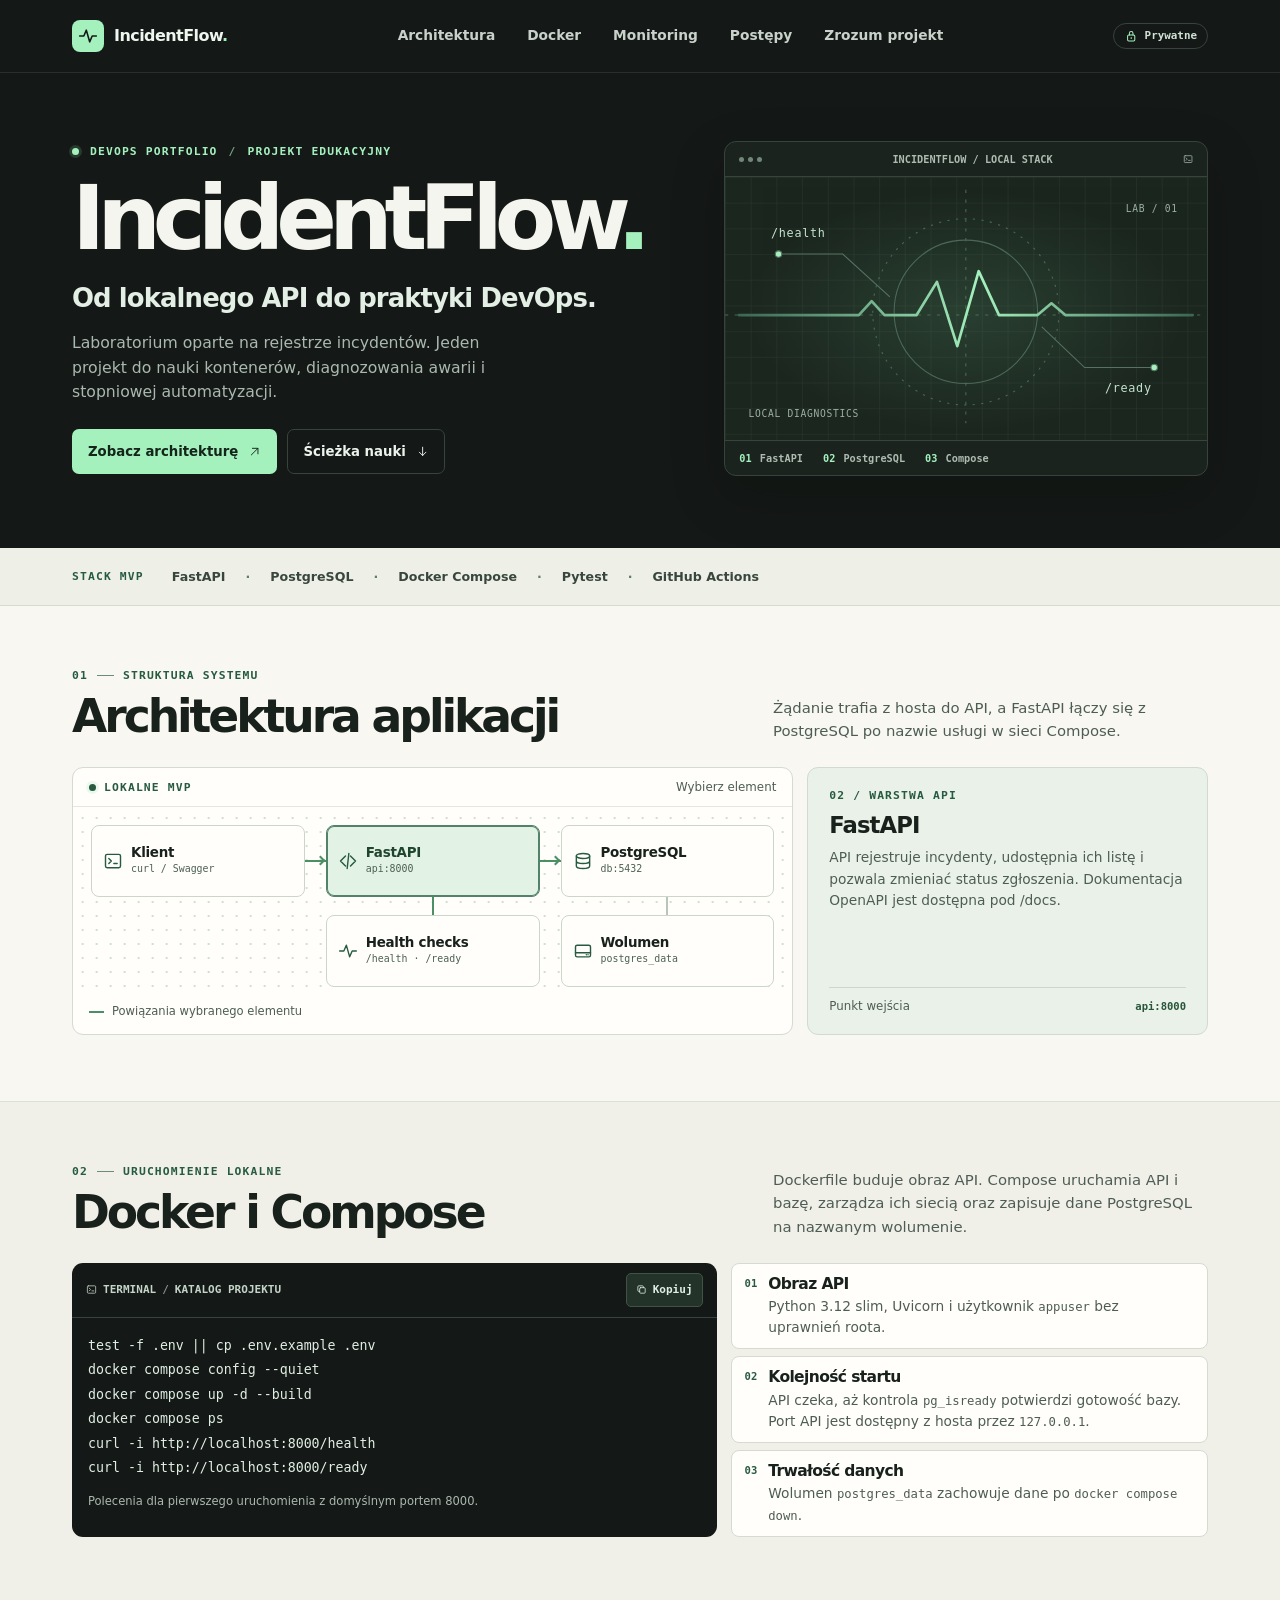
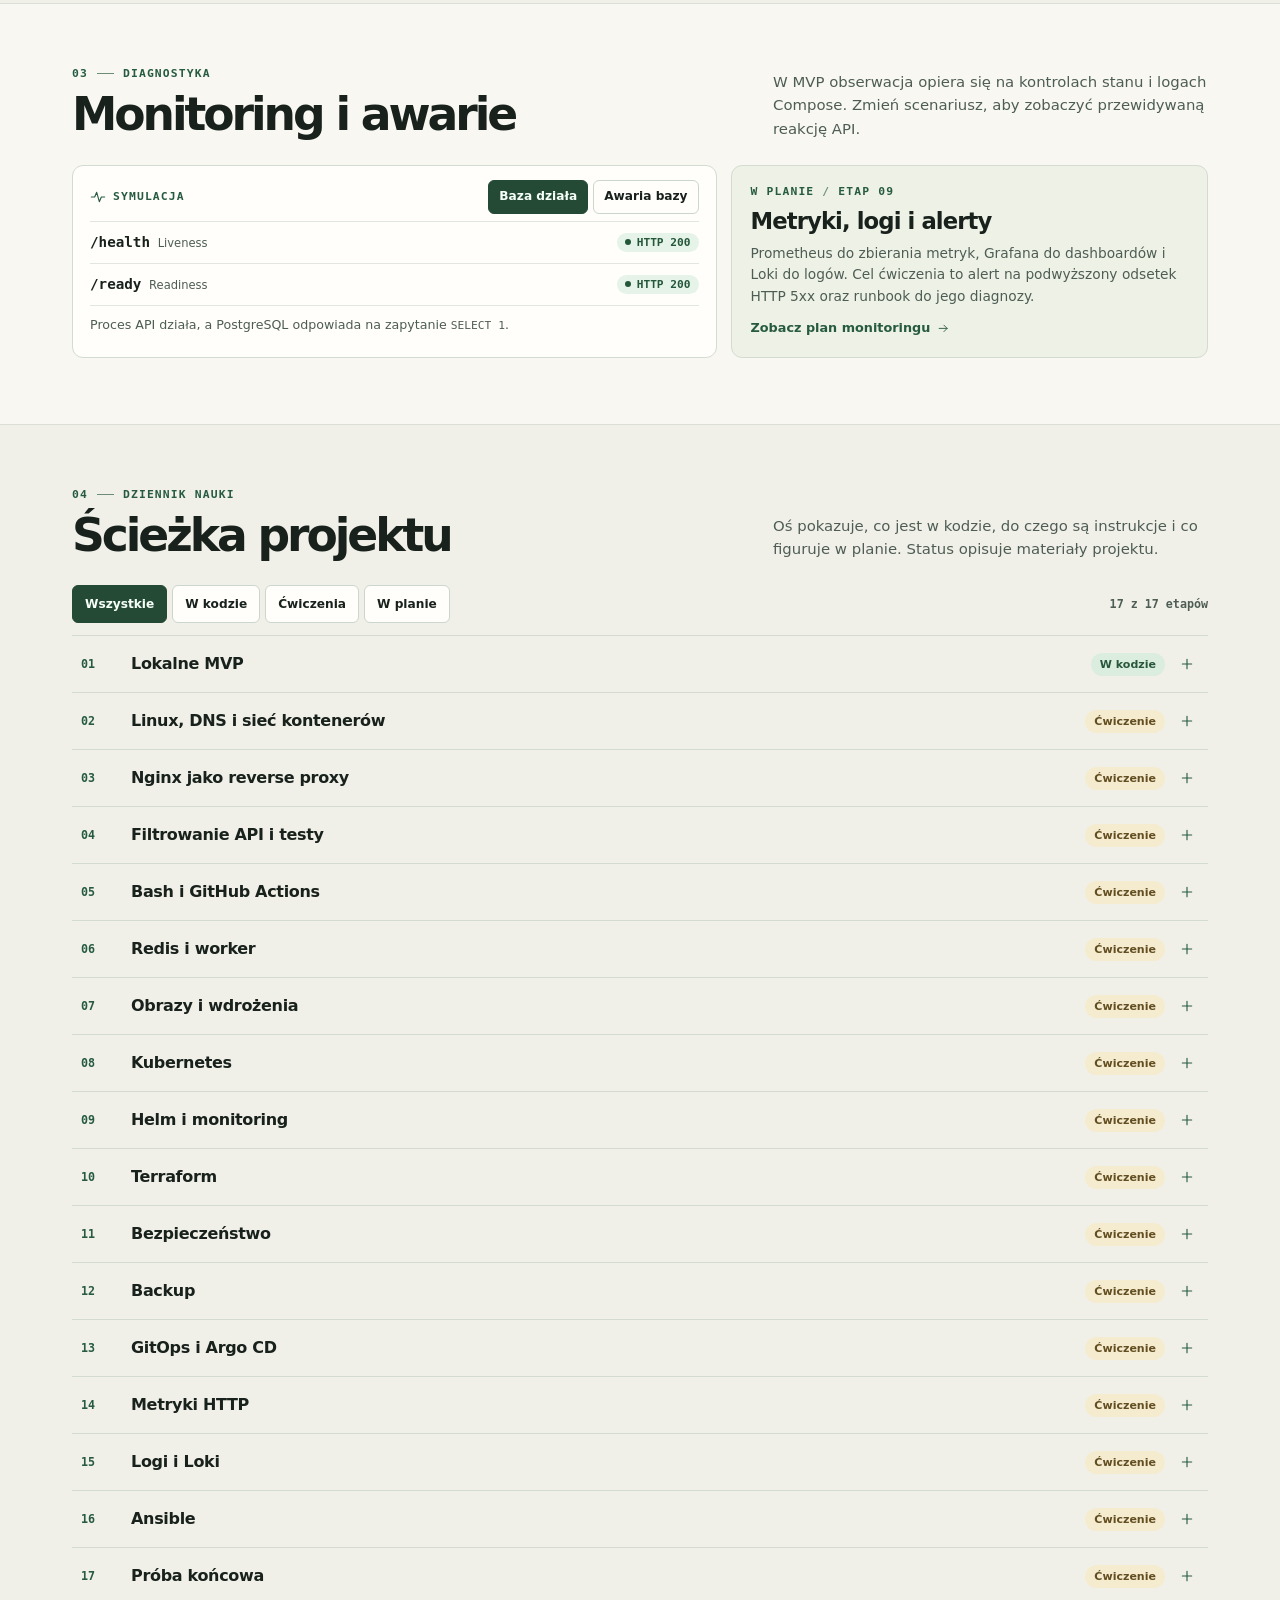
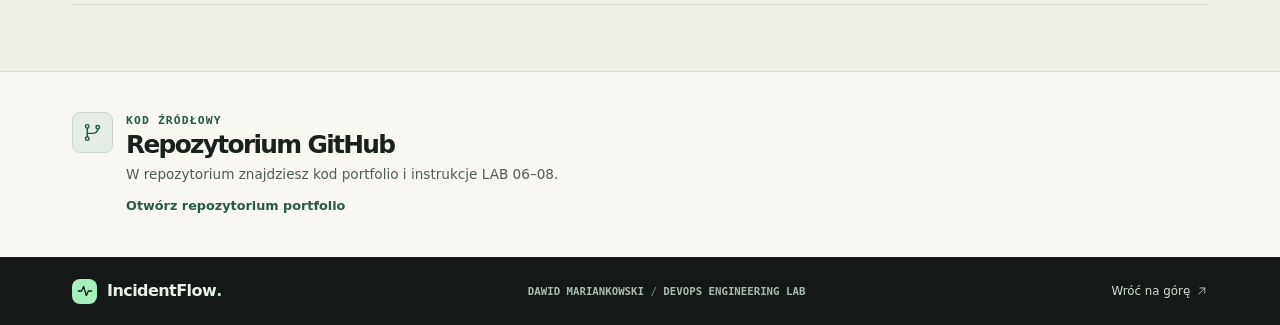
<file: index.html>
<!doctype html>
<html lang="pl">
<head>
  <meta charset="utf-8">
  <meta name="viewport" content="width=device-width, initial-scale=1">
  <meta name="robots" content="noindex, nofollow">
  <meta name="theme-color" content="#141816">
  <meta name="description" content="IncidentFlow — portfolio laboratorium DevOps. Interaktywna architektura, Docker Compose, diagnostyka i kolejne etapy nauki.">
  <title>IncidentFlow — DevOps Portfolio</title>
  <link rel="icon" href="mark.svg" type="image/svg+xml">
  <link rel="stylesheet" href="style.css">
  <script src="app.js" defer></script>
</head>
<body>
  <a class="skip" href="#main">Przejdź do treści</a>
  <svg class="icon-defs" xmlns="http://www.w3.org/2000/svg" aria-hidden="true">
    <symbol id="i-pulse" viewBox="0 0 24 24"><path d="M2 12h5l3-7 4 14 3-7h5"/></symbol>
    <symbol id="i-arrow" viewBox="0 0 24 24"><path d="M4 12h15m-6-6 6 6-6 6"/></symbol>
    <symbol id="i-down" viewBox="0 0 24 24"><path d="M12 4v15m-6-6 6 6 6-6"/></symbol>
    <symbol id="i-diag" viewBox="0 0 24 24"><path d="M6 18 18 6M8 6h10v10"/></symbol>
    <symbol id="i-lock" viewBox="0 0 24 24"><rect x="6" y="10" width="12" height="10" rx="2"/><path d="M9 10V7a3 3 0 0 1 6 0v3m-3 4v2"/></symbol>
    <symbol id="i-terminal" viewBox="0 0 24 24"><rect x="3" y="4" width="18" height="16" rx="2"/><path d="m7 9 3 3-3 3m6 0h4"/></symbol>
    <symbol id="i-api" viewBox="0 0 24 24"><path d="m9 6-6 6 6 6m6-12 6 6-6 6m-2-15-2 18"/></symbol>
    <symbol id="i-db" viewBox="0 0 24 24"><ellipse cx="12" cy="6" rx="8" ry="3"/><path d="M4 6v12c0 1.7 3.6 3 8 3s8-1.3 8-3V6M4 12c0 1.7 3.6 3 8 3s8-1.3 8-3"/></symbol>
    <symbol id="i-volume" viewBox="0 0 24 24"><rect x="3" y="5" width="18" height="14" rx="2"/><path d="M3 14h18m-5 2.5h.01m2 0h.01"/></symbol>
    <symbol id="i-copy" viewBox="0 0 24 24"><rect x="8" y="8" width="12" height="12" rx="2"/><path d="M16 8V6a2 2 0 0 0-2-2H6a2 2 0 0 0-2 2v8a2 2 0 0 0 2 2h2"/></symbol>
    <symbol id="i-plus" viewBox="0 0 24 24"><path d="M5 12h14m-7-7v14"/></symbol>
    <symbol id="i-git" viewBox="0 0 24 24"><circle cx="6" cy="5" r="2"/><circle cx="6" cy="19" r="2"/><circle cx="18" cy="6" r="2"/><path d="M6 7v10M18 8c0 5-5 5-7 5H6"/></symbol>
  </svg>

  <header class="topbar">
    <div class="shell topbar-inner">
      <a class="brand" href="#top" aria-label="IncidentFlow — początek strony">
        <span class="brand-mark"><svg class="icon" aria-hidden="true"><use href="#i-pulse"/></svg></span>
        <span>IncidentFlow<span class="brand-dot">.</span></span>
      </a>
      <nav aria-label="Nawigacja portfolio">
        <a href="#architektura">Architektura</a><a href="#docker">Docker</a><a href="#monitoring">Monitoring</a><a href="#postepy">Postępy</a><a href="zrozum-projekt.html">Zrozum projekt</a>
      </nav>
      <span class="private"><svg class="icon" aria-hidden="true"><use href="#i-lock"/></svg> Prywatne</span>
    </div>
  </header>

  <main id="main">
    <section id="top" class="hero">
      <div class="shell hero-grid">
        <div class="hero-copy">
          <p class="eyebrow hero-kicker"><span class="live-dot"></span> DEVOPS PORTFOLIO <span class="dim">/</span> PROJEKT EDUKACYJNY</p>
          <h1>IncidentFlow<span class="brand-dot">.</span></h1>
          <p class="hero-lead">Od lokalnego API do praktyki DevOps.</p>
          <p class="hero-desc">Laboratorium oparte na rejestrze incydentów. Jeden projekt do nauki kontenerów, diagnozowania awarii i stopniowej automatyzacji.</p>
          <div class="hero-actions">
            <a class="button button-main" href="#architektura">Zobacz architekturę <svg class="icon" aria-hidden="true"><use href="#i-diag"/></svg></a>
            <a class="button button-ghost" href="#postepy">Ścieżka nauki <svg class="icon" aria-hidden="true"><use href="#i-down"/></svg></a>
          </div>
        </div>
        <figure class="hero-figure" aria-label="Schemat lokalnego laboratorium. FastAPI łączy się z PostgreSQL, a endpointy health i ready pomagają w diagnostyce.">
          <div class="figure-top"><span><i></i><i></i><i></i></span><span>INCIDENTFLOW / LOCAL STACK</span><svg class="icon" aria-hidden="true"><use href="#i-terminal"/></svg></div>
          <div class="figure-stage">
            <svg viewBox="0 0 450 246" aria-hidden="true" focusable="false">
              <defs>
                <pattern id="hero-grid" width="24" height="24" patternUnits="userSpaceOnUse"><path d="M 24 0 L 0 0 0 24" fill="none" stroke="#859f8e" stroke-opacity=".14"/></pattern>
                <linearGradient id="pulse" x1="0%" x2="100%"><stop stop-color="#3b6653"/><stop offset=".53" stop-color="#a5f1be"/><stop offset="1" stop-color="#3b6653"/></linearGradient>
                <radialGradient id="glow"><stop stop-color="#83e6a2" stop-opacity=".13"/><stop offset="1" stop-color="#83e6a2" stop-opacity="0"/></radialGradient>
              </defs>
              <rect width="450" height="246" fill="url(#hero-grid)"/>
              <ellipse cx="225" cy="125" rx="205" ry="112" fill="url(#glow)"/>
              <g fill="none" stroke="#5e806b" opacity=".7"><path d="M0 129h450M225 12v218" stroke-dasharray="3 6"/><circle cx="225" cy="126" r="67"/><circle cx="225" cy="126" r="87" stroke-dasharray="2 6"/></g>
              <g fill="none" stroke="#567262"><path d="M50 72h60l44 40m142 28 40 38h65"/><circle cx="50" cy="72" r="3" fill="#a5f1be"/><circle cx="401" cy="178" r="3" fill="#a5f1be"/></g>
              <path d="M13 129h112l12-13 12 13h30l19-31 19 60 20-70 19 41h36l13-11 13 11h119" fill="none" stroke="url(#pulse)" stroke-width="2.5" stroke-linecap="round" stroke-linejoin="round"/>
              <g class="svg-mono"><text x="43" y="56">/health</text><text x="355" y="201">/ready</text><text x="22" y="224" class="svg-dim">LOCAL DIAGNOSTICS</text><text x="423" y="33" text-anchor="end" class="svg-dim">LAB / 01</text></g>
            </svg>
          </div>
          <figcaption><span><b>01</b> FastAPI</span><span><b>02</b> PostgreSQL</span><span><b>03</b> Compose</span></figcaption>
        </figure>
      </div>
    </section>

    <div class="stack-band">
      <div class="shell stack-inner"><span class="eyebrow">STACK MVP</span><ul aria-label="Technologie w MVP"><li>FastAPI</li><li>PostgreSQL</li><li>Docker Compose</li><li>Pytest</li><li>GitHub Actions</li></ul></div>
    </div>

    <section id="architektura" class="section shell">
      <div class="section-heading">
        <div><p class="eyebrow section-index">01 <span></span> STRUKTURA SYSTEMU</p><h2>Architektura aplikacji</h2></div>
        <p>Żądanie trafia z hosta do API, a FastAPI łączy się z PostgreSQL po nazwie usługi w sieci Compose.</p>
      </div>
      <div class="architecture">
        <div class="map">
          <div class="map-top"><span class="eyebrow"><span class="live-dot"></span> LOKALNE MVP</span><span>Wybierz element</span></div>
          <div class="map-grid" role="group" aria-label="Elementy architektury">
            <span class="connector edge-client" data-edge="client api" aria-hidden="true"></span>
            <span class="connector edge-db" data-edge="api db" aria-hidden="true"></span>
            <span class="connector edge-probes" data-edge="api probes" aria-hidden="true"></span>
            <span class="connector edge-volume" data-edge="db volume" aria-hidden="true"></span>
            <button class="node node-client" type="button" data-node="client" aria-pressed="false" aria-controls="node-detail"><svg class="icon" aria-hidden="true"><use href="#i-terminal"/></svg><strong>Klient</strong><small>curl / Swagger</small></button>
            <button class="node node-api" type="button" data-node="api" aria-pressed="true" aria-controls="node-detail"><svg class="icon" aria-hidden="true"><use href="#i-api"/></svg><strong>FastAPI</strong><small>api:8000</small></button>
            <button class="node node-db" type="button" data-node="db" aria-pressed="false" aria-controls="node-detail"><svg class="icon" aria-hidden="true"><use href="#i-db"/></svg><strong>PostgreSQL</strong><small>db:5432</small></button>
            <button class="node node-probes" type="button" data-node="probes" aria-pressed="false" aria-controls="node-detail"><svg class="icon" aria-hidden="true"><use href="#i-pulse"/></svg><strong>Health checks</strong><small>/health · /ready</small></button>
            <button class="node node-volume" type="button" data-node="volume" aria-pressed="false" aria-controls="node-detail"><svg class="icon" aria-hidden="true"><use href="#i-volume"/></svg><strong>Wolumen</strong><small>postgres_data</small></button>
          </div>
          <p class="map-foot"><span class="legend-line"></span> Powiązania wybranego elementu</p>
        </div>
        <div id="node-detail" class="node-detail" aria-live="polite" aria-atomic="true">
          <p id="node-label" class="eyebrow">02 / WARSTWA API</p>
          <h3 id="node-title">FastAPI</h3>
          <p id="node-description">API rejestruje incydenty, udostępnia ich listę i pozwala zmieniać status zgłoszenia. Dokumentacja OpenAPI jest dostępna pod <code>/docs</code>.</p>
          <dl><div><dt id="node-meta-label">Punkt wejścia</dt><dd><code id="node-meta-value">api:8000</code></dd></div></dl>
        </div>
      </div>
    </section>

    <section id="docker" class="section section-contrast">
      <div class="shell">
        <div class="section-heading">
          <div><p class="eyebrow section-index">02 <span></span> URUCHOMIENIE LOKALNE</p><h2>Docker i Compose</h2></div>
          <p>Dockerfile buduje obraz API. Compose uruchamia API i bazę, zarządza ich siecią oraz zapisuje dane PostgreSQL na nazwanym wolumenie.</p>
        </div>
        <div class="ops-grid">
          <div class="terminal">
            <div class="terminal-bar"><span><svg class="icon" aria-hidden="true"><use href="#i-terminal"/></svg> TERMINAL <span class="dim">/</span> KATALOG PROJEKTU</span><button id="copy" type="button"><svg class="icon" aria-hidden="true"><use href="#i-copy"/></svg><span>Kopiuj</span></button></div>
            <pre><code id="commands">test -f .env || cp .env.example .env
docker compose config --quiet
docker compose up -d --build
docker compose ps
curl -i http://localhost:8000/health
curl -i http://localhost:8000/ready</code></pre>
            <p id="copy-status" class="terminal-note" role="status">Polecenia dla pierwszego uruchomienia z domyślnym portem 8000.</p>
          </div>
          <div class="ops-notes">
            <article><span class="ops-index">01</span><div><h3>Obraz API</h3><p>Python 3.12 slim, Uvicorn i użytkownik <code>appuser</code> bez uprawnień roota.</p></div></article>
            <article><span class="ops-index">02</span><div><h3>Kolejność startu</h3><p>API czeka, aż kontrola <code>pg_isready</code> potwierdzi gotowość bazy. Port API jest dostępny z hosta przez <code>127.0.0.1</code>.</p></div></article>
            <article><span class="ops-index">03</span><div><h3>Trwałość danych</h3><p>Wolumen <code>postgres_data</code> zachowuje dane po <code>docker compose down</code>.</p></div></article>
          </div>
        </div>
      </div>
    </section>

    <section id="monitoring" class="section shell">
      <div class="section-heading">
        <div><p class="eyebrow section-index">03 <span></span> DIAGNOSTYKA</p><h2>Monitoring i awarie</h2></div>
        <p>W MVP obserwacja opiera się na kontrolach stanu i logach Compose. Zmień scenariusz, aby zobaczyć przewidywaną reakcję API.</p>
      </div>
      <div class="monitor-grid">
        <div class="monitor-demo">
          <div class="monitor-top"><span class="eyebrow"><svg class="icon" aria-hidden="true"><use href="#i-pulse"/></svg> SYMULACJA</span>
            <div class="segments" role="group" aria-label="Scenariusz symulacji">
              <button type="button" data-scenario="up" aria-pressed="true">Baza działa</button>
              <button type="button" data-scenario="down" aria-pressed="false">Awaria bazy</button>
            </div>
          </div>
          <div id="monitor-results" aria-live="polite" aria-atomic="true">
            <div class="monitor-row"><div><code>/health</code><span> Liveness</span></div><span class="http"><i></i> HTTP 200</span></div>
            <div class="monitor-row"><div><code>/ready</code><span> Readiness</span></div><span id="readiness" class="http"><i aria-hidden="true"></i><span id="readiness-code">HTTP 200</span></span></div>
            <p id="scenario-note" class="scenario-note">Proces API działa, a PostgreSQL odpowiada na zapytanie <code>SELECT 1</code>.</p>
          </div>
        </div>
        <aside class="monitor-plan">
          <p class="eyebrow">W PLANIE <span class="dim">/</span> ETAP 09</p>
          <h3>Metryki, logi i alerty</h3>
          <p>Prometheus do zbierania metryk, Grafana do dashboardów i Loki do logów. Cel ćwiczenia to alert na podwyższony odsetek HTTP 5xx oraz runbook do jego diagnozy.</p>
          <a class="text-link" id="monitor-roadmap" href="#etap-monitoring">Zobacz plan monitoringu <svg class="icon" aria-hidden="true"><use href="#i-arrow"/></svg></a>
        </aside>
      </div>
    </section>

    <section id="postepy" class="section section-contrast">
      <div class="shell">
        <div class="section-heading">
          <div><p class="eyebrow section-index">04 <span></span> DZIENNIK NAUKI</p><h2>Ścieżka projektu</h2></div>
          <p>Oś pokazuje, co jest w kodzie, do czego są instrukcje i co figuruje w planie. Status opisuje materiały projektu.</p>
        </div>
        <div class="filter-bar">
          <div class="filters" role="group" aria-label="Filtruj etapy według statusu">
            <button type="button" data-filter="all" aria-pressed="true">Wszystkie</button>
            <button type="button" data-filter="base" aria-pressed="false">W kodzie</button>
            <button type="button" data-filter="lab" aria-pressed="false">Ćwiczenia</button>
            <button type="button" data-filter="plan" aria-pressed="false">W planie</button>
          </div>
          <p id="filter-count" class="filter-count" role="status"></p>
        </div>
        <ol id="timeline" class="timeline"></ol>
        <noscript><p>Oś interaktywna wymaga JavaScriptu. Etapy to lokalne MVP, Linux i sieci, Nginx, filtrowanie API, Bash i CI, Redis, CD, Kubernetes, monitoring, Terraform, bezpieczeństwo oraz GitOps.</p></noscript>
      </div>
    </section>

    <section id="repozytorium" class="shell repo-section">
      <div class="repo-mark"><svg class="icon" aria-hidden="true"><use href="#i-git"/></svg></div>
      <div><p class="eyebrow">KOD ŹRÓDŁOWY</p><h2>Repozytorium GitHub</h2><p id="repo-note">W repozytorium znajdziesz kod portfolio i instrukcje LAB 06–08.</p><a class="text-link" href="https://github.com/Dawid26/DevOpsProjectAI">Otwórz repozytorium portfolio</a></div>
    </section>
  </main>

  <footer class="footer">
    <div class="shell footer-inner"><a class="brand" href="#top"><span class="brand-mark"><svg class="icon" aria-hidden="true"><use href="#i-pulse"/></svg></span> IncidentFlow<span class="brand-dot">.</span></a><span>DAWID MARIANKOWSKI <span class="dim">/</span> DEVOPS ENGINEERING LAB</span><a class="back-top" href="#top">Wróć na górę <svg class="icon" aria-hidden="true"><use href="#i-diag"/></svg></a></div>
  </footer>
</body>
</html>
</file>
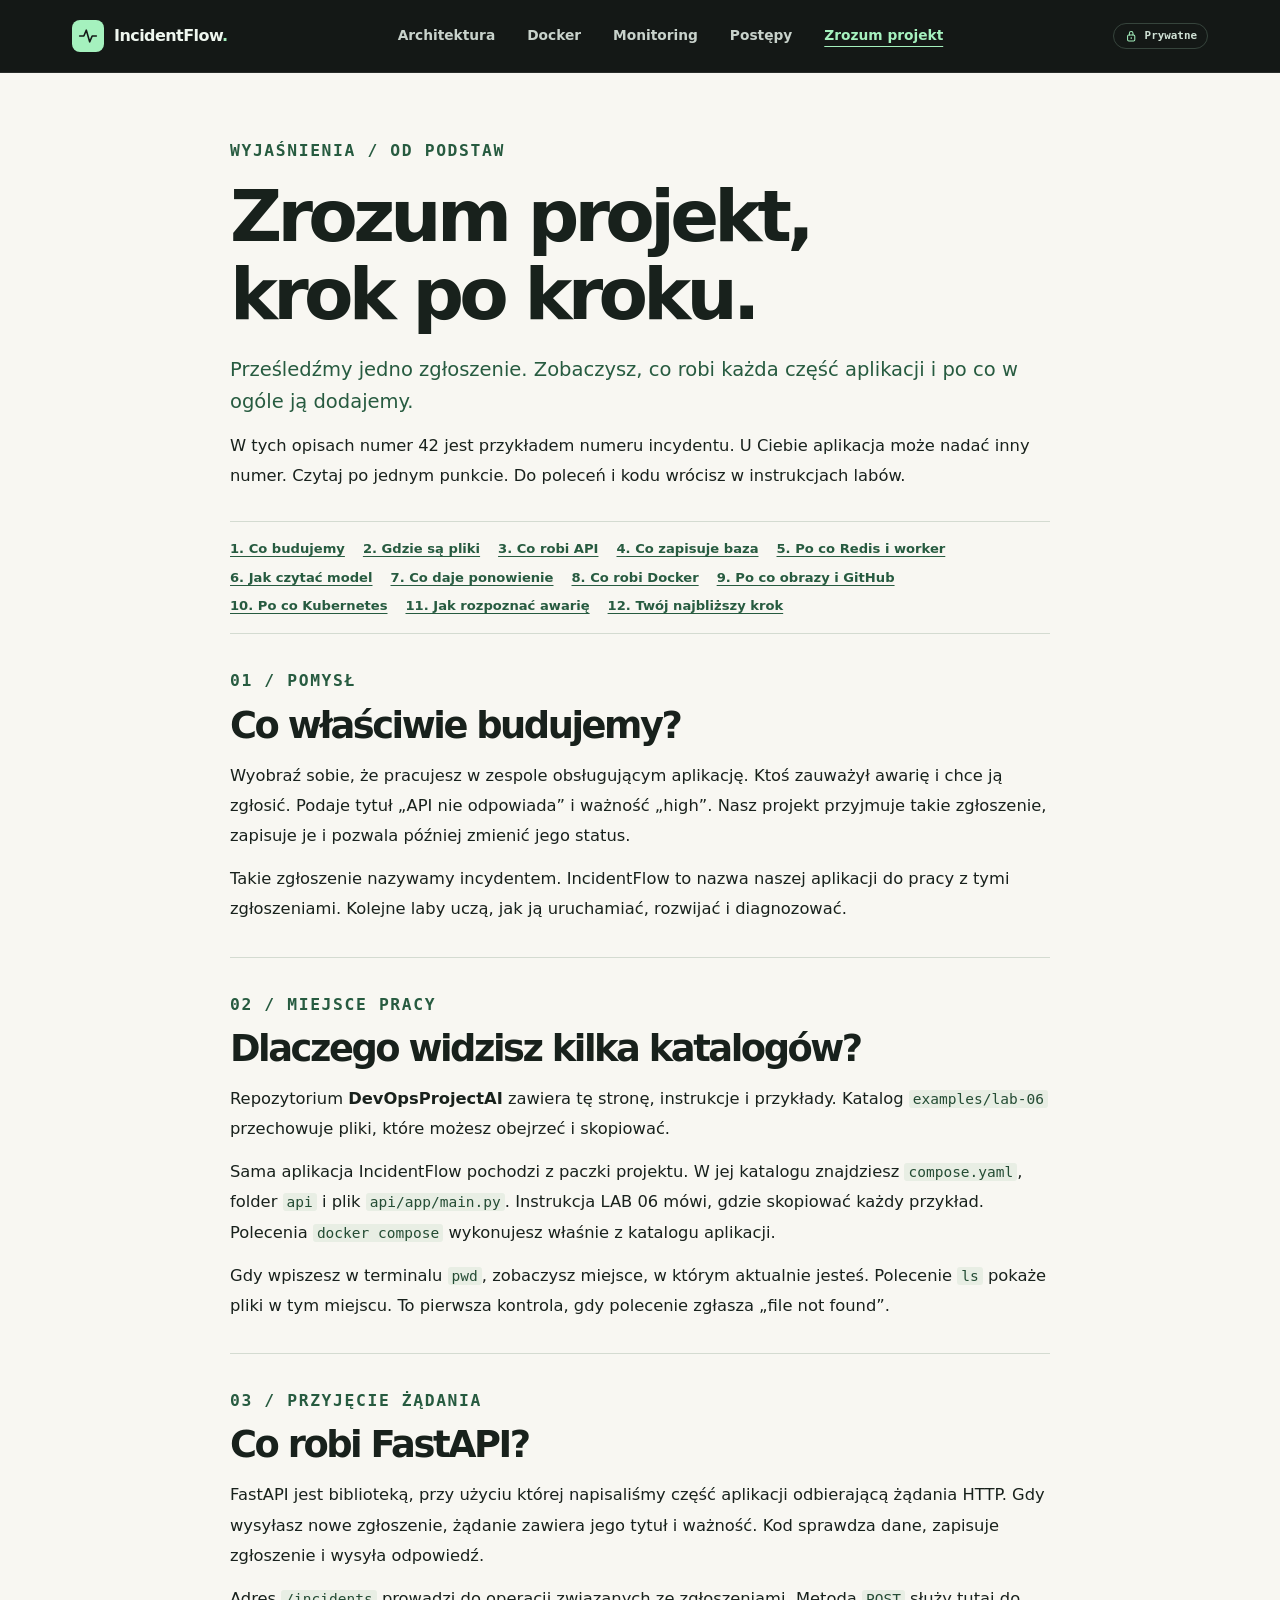
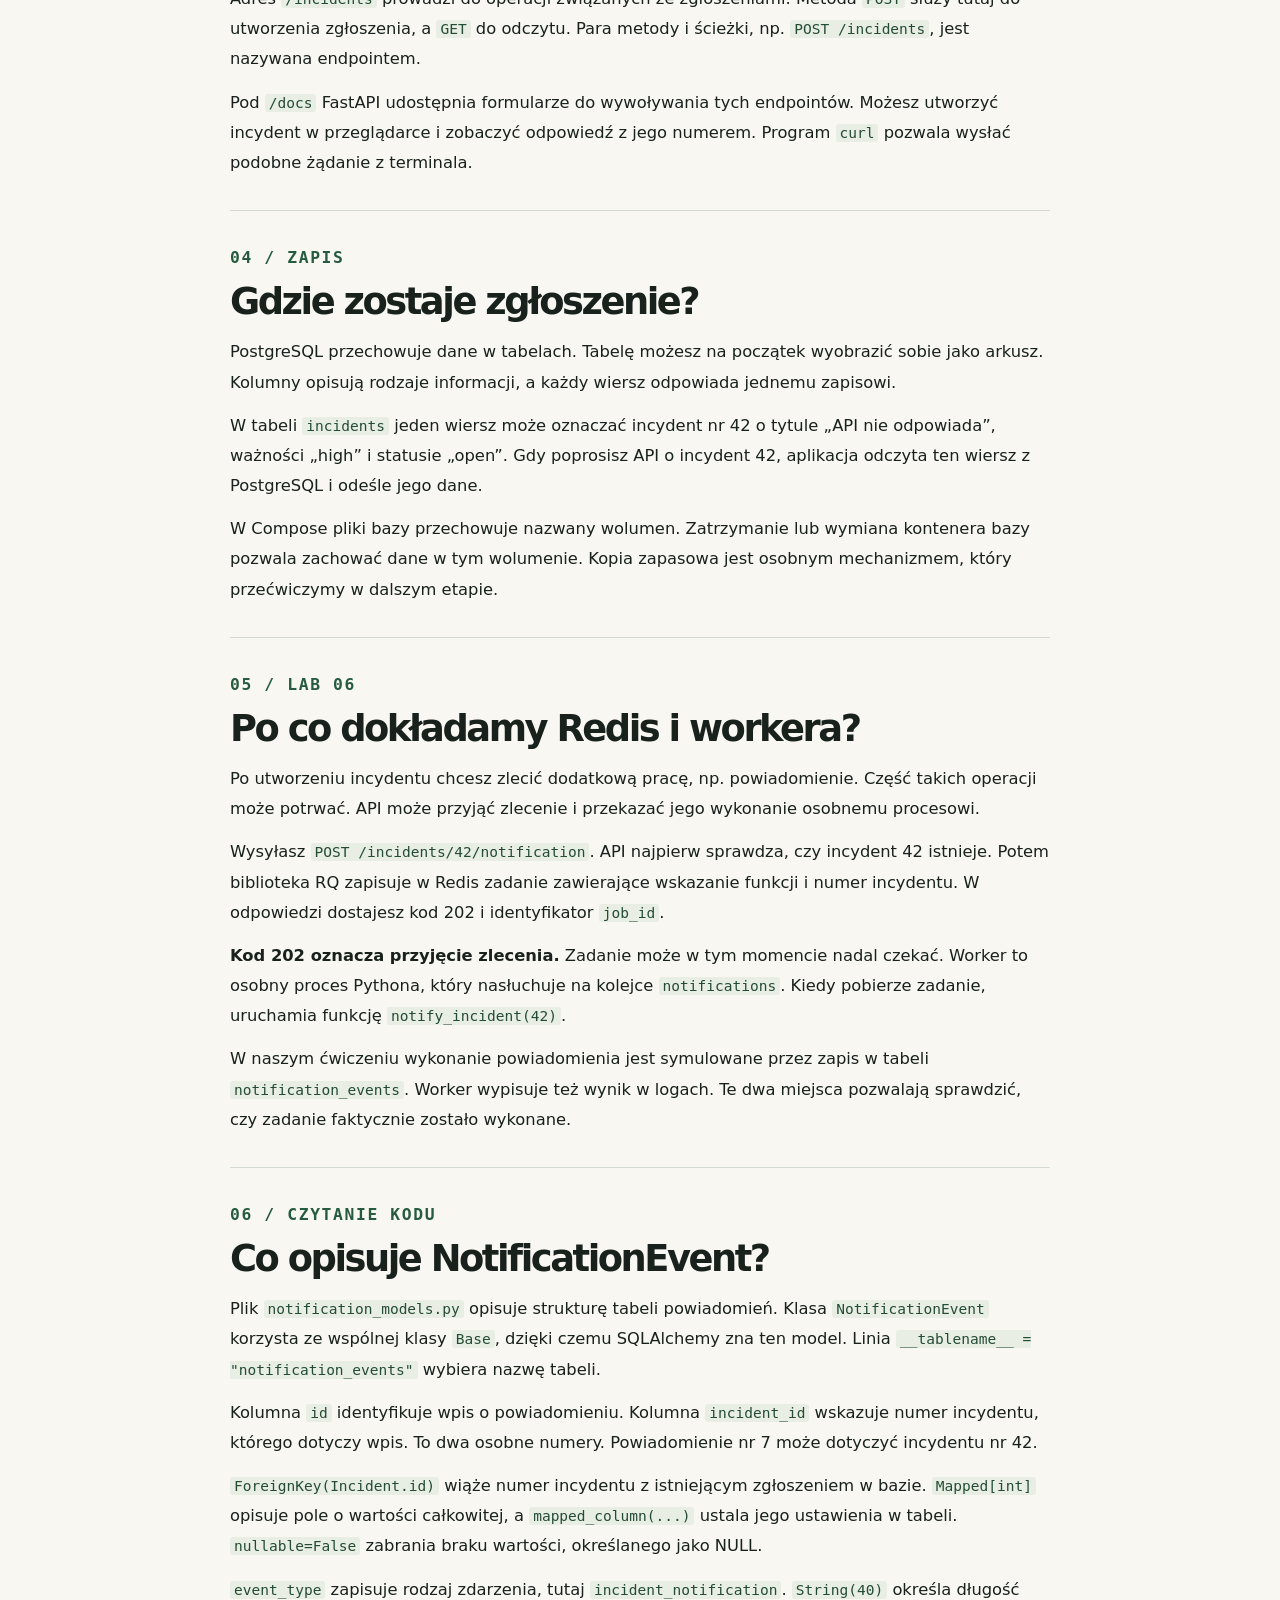
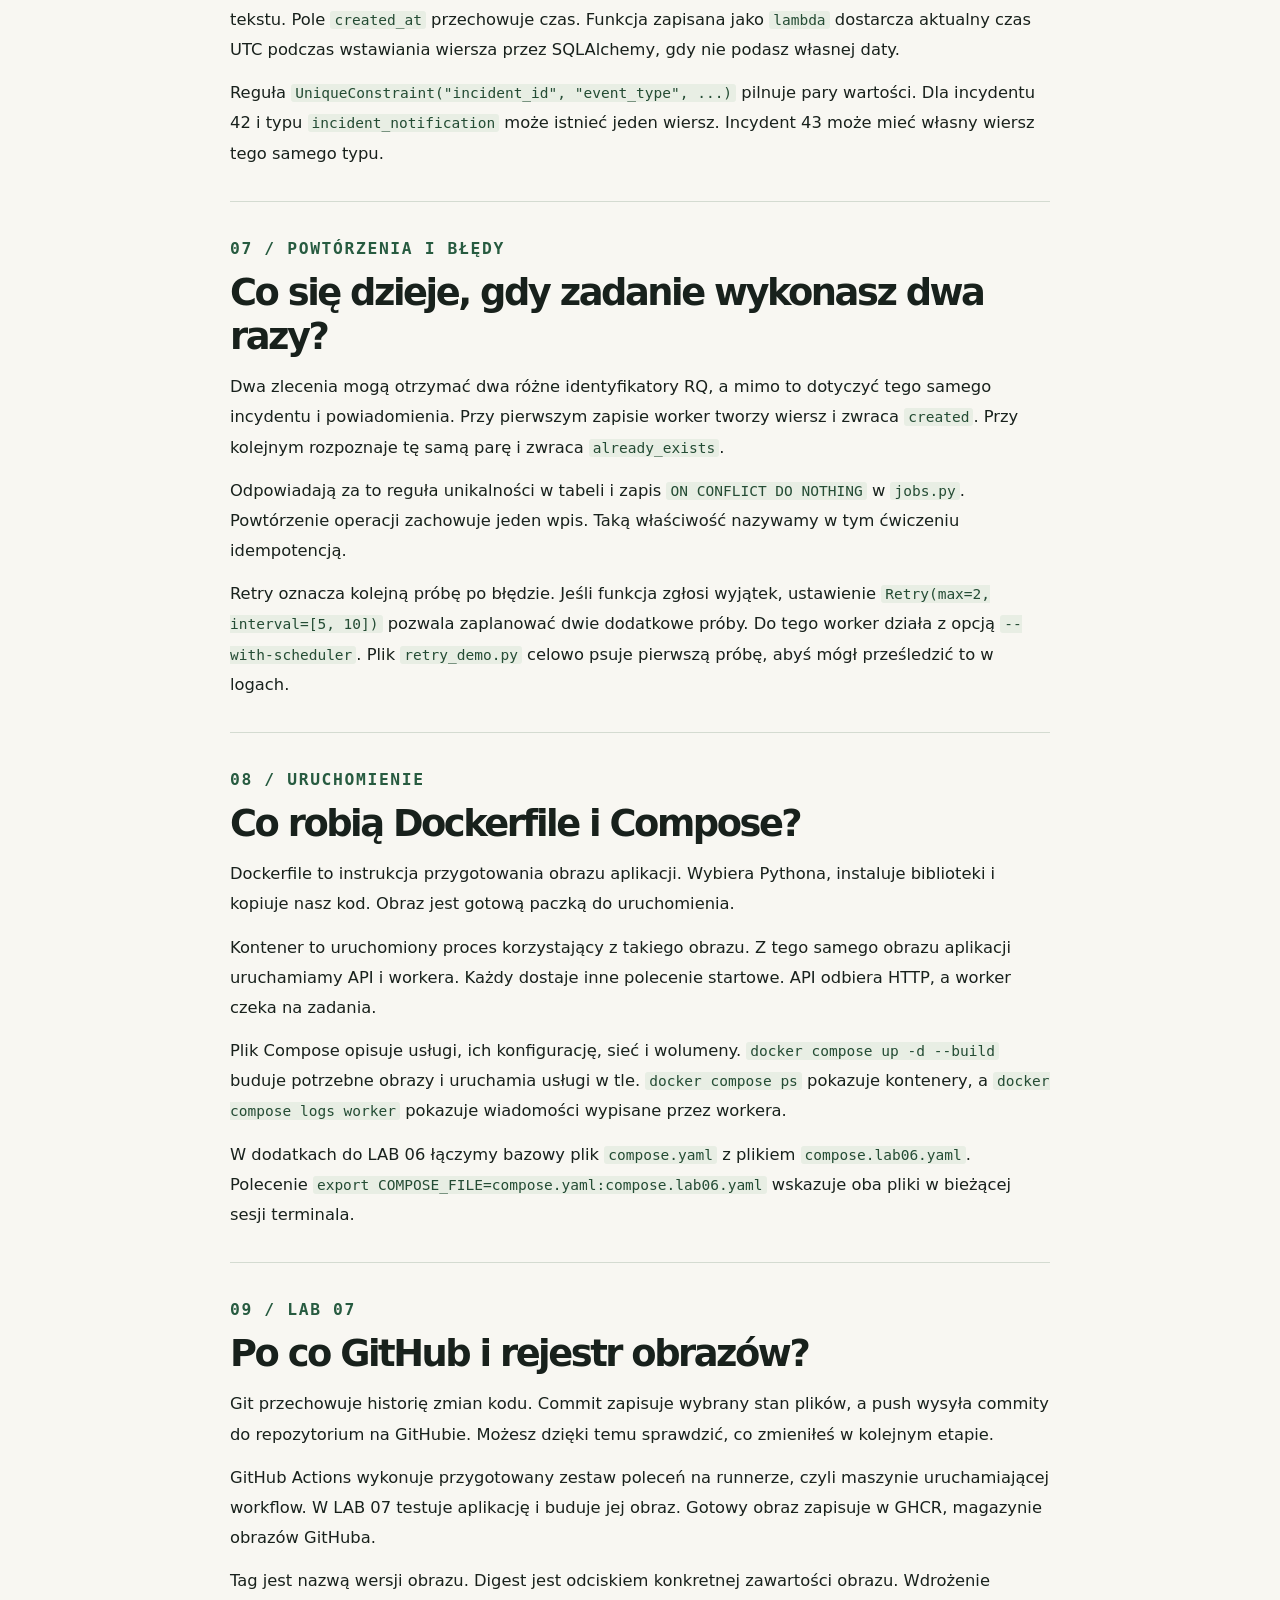
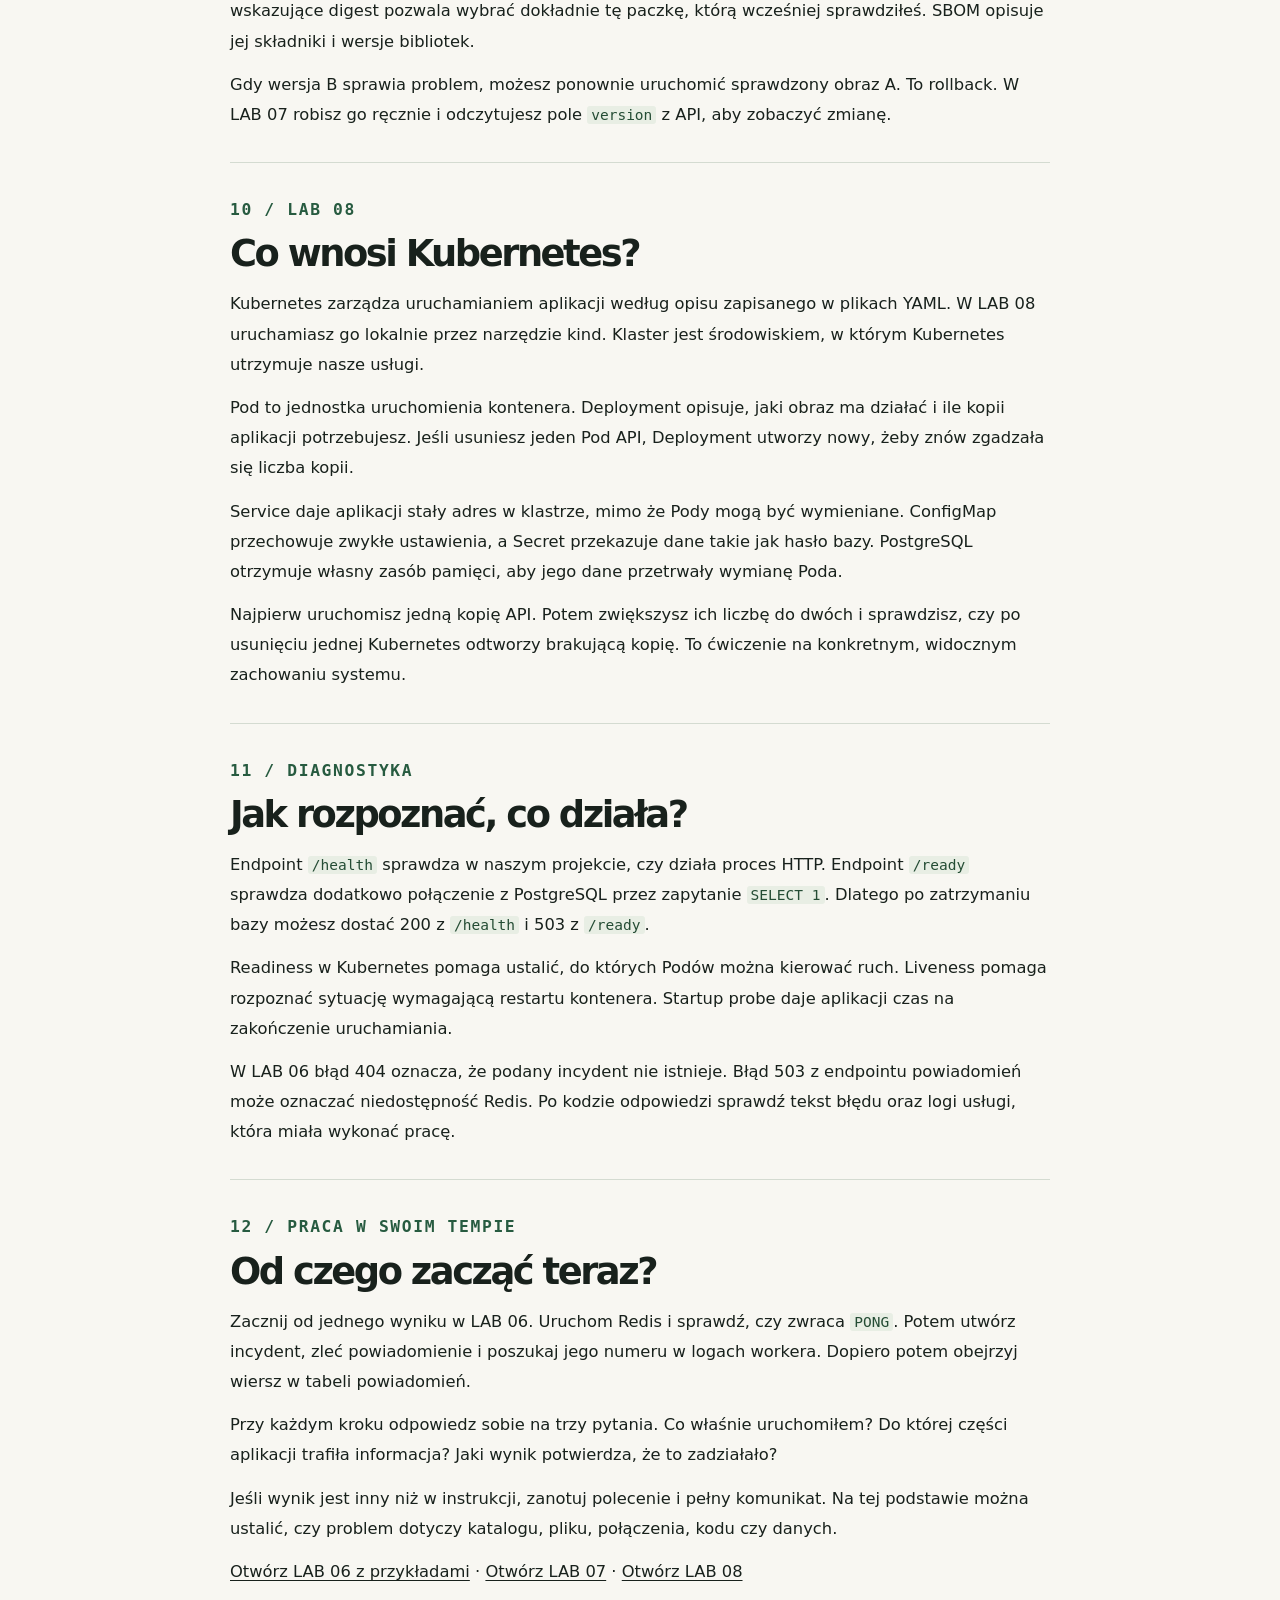
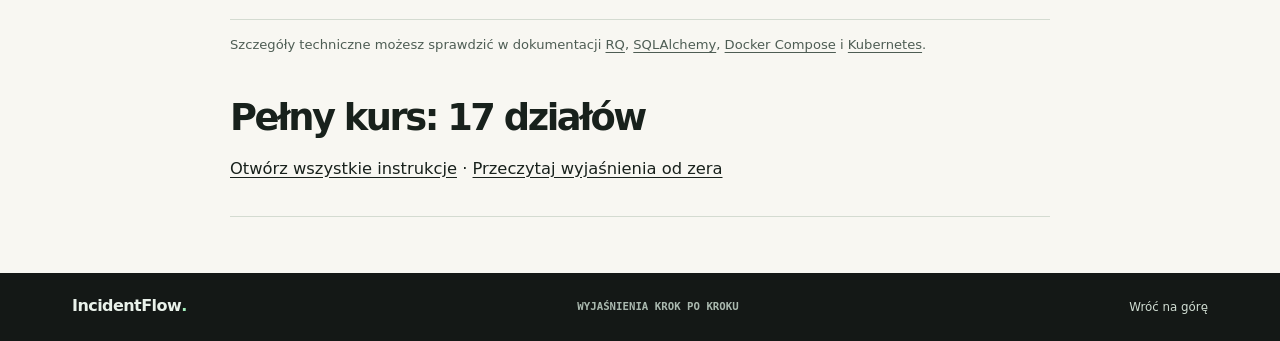
<file: zrozum-projekt.html>
<!doctype html>
<html lang="pl">
<head>
  <meta charset="utf-8">
  <meta name="viewport" content="width=device-width, initial-scale=1">
  <meta name="robots" content="noindex, nofollow">
  <meta name="theme-color" content="#141816">
  <meta name="description" content="IncidentFlow wyjaśniony krok po kroku. Zrozum API, bazę, kolejkę, workera, Docker i Kubernetes na jednym przykładzie.">
  <title>Zrozum projekt — IncidentFlow</title>
  <link rel="icon" href="mark.svg" type="image/svg+xml">
  <link rel="stylesheet" href="style.css">
</head>
<body>
  <a class="skip" href="#main">Przejdź do treści</a>
  <svg class="icon-defs" xmlns="http://www.w3.org/2000/svg" aria-hidden="true">
    <symbol id="i-pulse" viewBox="0 0 24 24"><path d="M2 12h5l3-7 4 14 3-7h5"/></symbol>
    <symbol id="i-arrow" viewBox="0 0 24 24"><path d="M4 12h15m-6-6 6 6-6 6"/></symbol>
    <symbol id="i-down" viewBox="0 0 24 24"><path d="M12 4v15m-6-6 6 6 6-6"/></symbol>
    <symbol id="i-diag" viewBox="0 0 24 24"><path d="M6 18 18 6M8 6h10v10"/></symbol>
    <symbol id="i-lock" viewBox="0 0 24 24"><rect x="6" y="10" width="12" height="10" rx="2"/><path d="M9 10V7a3 3 0 0 1 6 0v3m-3 4v2"/></symbol>
    <symbol id="i-terminal" viewBox="0 0 24 24"><rect x="3" y="4" width="18" height="16" rx="2"/><path d="m7 9 3 3-3 3m6 0h4"/></symbol>
    <symbol id="i-api" viewBox="0 0 24 24"><path d="m9 6-6 6 6 6m6-12 6 6-6 6m-2-15-2 18"/></symbol>
    <symbol id="i-db" viewBox="0 0 24 24"><ellipse cx="12" cy="6" rx="8" ry="3"/><path d="M4 6v12c0 1.7 3.6 3 8 3s8-1.3 8-3V6M4 12c0 1.7 3.6 3 8 3s8-1.3 8-3"/></symbol>
    <symbol id="i-volume" viewBox="0 0 24 24"><rect x="3" y="5" width="18" height="14" rx="2"/><path d="M3 14h18m-5 2.5h.01m2 0h.01"/></symbol>
    <symbol id="i-copy" viewBox="0 0 24 24"><rect x="8" y="8" width="12" height="12" rx="2"/><path d="M16 8V6a2 2 0 0 0-2-2H6a2 2 0 0 0-2 2v8a2 2 0 0 0 2 2h2"/></symbol>
    <symbol id="i-plus" viewBox="0 0 24 24"><path d="M5 12h14m-7-7v14"/></symbol>
    <symbol id="i-git" viewBox="0 0 24 24"><circle cx="6" cy="5" r="2"/><circle cx="6" cy="19" r="2"/><circle cx="18" cy="6" r="2"/><path d="M6 7v10M18 8c0 5-5 5-7 5H6"/></symbol>
  </svg>
  <header class="topbar">
    <div class="shell topbar-inner">
      <a class="brand" href="index.html#top" aria-label="IncidentFlow — początek strony">
        <span class="brand-mark"><svg class="icon" aria-hidden="true"><use href="#i-pulse"/></svg></span>
        <span>IncidentFlow<span class="brand-dot">.</span></span>
      </a>
      <nav aria-label="Nawigacja portfolio">
        <a href="index.html#architektura">Architektura</a><a href="index.html#docker">Docker</a><a href="index.html#monitoring">Monitoring</a><a href="index.html#postepy">Postępy</a><a href="zrozum-projekt.html" aria-current="page">Zrozum projekt</a>
      </nav>
      <span class="private"><svg class="icon" aria-hidden="true"><use href="#i-lock"/></svg> Prywatne</span>
    </div>
  </header>
  <main id="main" class="reader shell">
      <header class="reader-intro">
        <p class="eyebrow">WYJAŚNIENIA / OD PODSTAW</p>
        <h1>Zrozum projekt,<br>krok po kroku.</h1>
        <p class="reader-lead">Prześledźmy jedno zgłoszenie. Zobaczysz, co robi każda część aplikacji i po co w ogóle ją dodajemy.</p>
        <p>W tych opisach numer 42 jest przykładem numeru incydentu. U Ciebie aplikacja może nadać inny numer. Czytaj po jednym punkcie. Do poleceń i kodu wrócisz w instrukcjach labów.</p>
      </header>

      <nav class="reader-contents" aria-label="Spis wyjaśnień">
        <a href="#pomysl">1. Co budujemy</a>
        <a href="#pliki">2. Gdzie są pliki</a>
        <a href="#zgloszenie">3. Co robi API</a>
        <a href="#baza">4. Co zapisuje baza</a>
        <a href="#kolejka">5. Po co Redis i worker</a>
        <a href="#model">6. Jak czytać model</a>
        <a href="#powtorka">7. Co daje ponowienie</a>
        <a href="#docker-prosto">8. Co robi Docker</a>
        <a href="#wersje">9. Po co obrazy i GitHub</a>
        <a href="#kubernetes-prosto">10. Po co Kubernetes</a>
        <a href="#zdrowie">11. Jak rozpoznać awarię</a>
        <a href="#twoj-krok">12. Twój najbliższy krok</a>
      </nav>

      <section id="pomysl">
        <p class="eyebrow">01 / POMYSŁ</p>
        <h2>Co właściwie budujemy?</h2>
        <p>Wyobraź sobie, że pracujesz w zespole obsługującym aplikację. Ktoś zauważył awarię i chce ją zgłosić. Podaje tytuł „API nie odpowiada” i ważność „high”. Nasz projekt przyjmuje takie zgłoszenie, zapisuje je i pozwala później zmienić jego status.</p>
        <p>Takie zgłoszenie nazywamy incydentem. IncidentFlow to nazwa naszej aplikacji do pracy z tymi zgłoszeniami. Kolejne laby uczą, jak ją uruchamiać, rozwijać i diagnozować.</p>
      </section>

      <section id="pliki">
        <p class="eyebrow">02 / MIEJSCE PRACY</p>
        <h2>Dlaczego widzisz kilka katalogów?</h2>
        <p>Repozytorium <strong>DevOpsProjectAI</strong> zawiera tę stronę, instrukcje i przykłady. Katalog <code>examples/lab-06</code> przechowuje pliki, które możesz obejrzeć i skopiować.</p>
        <p>Sama aplikacja IncidentFlow pochodzi z paczki projektu. W jej katalogu znajdziesz <code>compose.yaml</code>, folder <code>api</code> i plik <code>api/app/main.py</code>. Instrukcja LAB 06 mówi, gdzie skopiować każdy przykład. Polecenia <code>docker compose</code> wykonujesz właśnie z katalogu aplikacji.</p>
        <p>Gdy wpiszesz w terminalu <code>pwd</code>, zobaczysz miejsce, w którym aktualnie jesteś. Polecenie <code>ls</code> pokaże pliki w tym miejscu. To pierwsza kontrola, gdy polecenie zgłasza „file not found”.</p>
      </section>

      <section id="zgloszenie">
        <p class="eyebrow">03 / PRZYJĘCIE ŻĄDANIA</p>
        <h2>Co robi FastAPI?</h2>
        <p>FastAPI jest biblioteką, przy użyciu której napisaliśmy część aplikacji odbierającą żądania HTTP. Gdy wysyłasz nowe zgłoszenie, żądanie zawiera jego tytuł i ważność. Kod sprawdza dane, zapisuje zgłoszenie i wysyła odpowiedź.</p>
        <p>Adres <code>/incidents</code> prowadzi do operacji związanych ze zgłoszeniami. Metoda <code>POST</code> służy tutaj do utworzenia zgłoszenia, a <code>GET</code> do odczytu. Para metody i ścieżki, np. <code>POST /incidents</code>, jest nazywana endpointem.</p>
        <p>Pod <code>/docs</code> FastAPI udostępnia formularze do wywoływania tych endpointów. Możesz utworzyć incydent w przeglądarce i zobaczyć odpowiedź z jego numerem. Program <code>curl</code> pozwala wysłać podobne żądanie z terminala.</p>
      </section>

      <section id="baza">
        <p class="eyebrow">04 / ZAPIS</p>
        <h2>Gdzie zostaje zgłoszenie?</h2>
        <p>PostgreSQL przechowuje dane w tabelach. Tabelę możesz na początek wyobrazić sobie jako arkusz. Kolumny opisują rodzaje informacji, a każdy wiersz odpowiada jednemu zapisowi.</p>
        <p>W tabeli <code>incidents</code> jeden wiersz może oznaczać incydent nr 42 o tytule „API nie odpowiada”, ważności „high” i statusie „open”. Gdy poprosisz API o incydent 42, aplikacja odczyta ten wiersz z PostgreSQL i odeśle jego dane.</p>
        <p>W Compose pliki bazy przechowuje nazwany wolumen. Zatrzymanie lub wymiana kontenera bazy pozwala zachować dane w tym wolumenie. Kopia zapasowa jest osobnym mechanizmem, który przećwiczymy w dalszym etapie.</p>
      </section>

      <section id="kolejka">
        <p class="eyebrow">05 / LAB 06</p>
        <h2>Po co dokładamy Redis i workera?</h2>
        <p>Po utworzeniu incydentu chcesz zlecić dodatkową pracę, np. powiadomienie. Część takich operacji może potrwać. API może przyjąć zlecenie i przekazać jego wykonanie osobnemu procesowi.</p>
        <p>Wysyłasz <code>POST /incidents/42/notification</code>. API najpierw sprawdza, czy incydent 42 istnieje. Potem biblioteka RQ zapisuje w Redis zadanie zawierające wskazanie funkcji i numer incydentu. W odpowiedzi dostajesz kod 202 i identyfikator <code>job_id</code>.</p>
        <p><strong>Kod 202 oznacza przyjęcie zlecenia.</strong> Zadanie może w tym momencie nadal czekać. Worker to osobny proces Pythona, który nasłuchuje na kolejce <code>notifications</code>. Kiedy pobierze zadanie, uruchamia funkcję <code>notify_incident(42)</code>.</p>
        <p>W naszym ćwiczeniu wykonanie powiadomienia jest symulowane przez zapis w tabeli <code>notification_events</code>. Worker wypisuje też wynik w logach. Te dwa miejsca pozwalają sprawdzić, czy zadanie faktycznie zostało wykonane.</p>
      </section>

      <section id="model">
        <p class="eyebrow">06 / CZYTANIE KODU</p>
        <h2>Co opisuje NotificationEvent?</h2>
        <p>Plik <code>notification_models.py</code> opisuje strukturę tabeli powiadomień. Klasa <code>NotificationEvent</code> korzysta ze wspólnej klasy <code>Base</code>, dzięki czemu SQLAlchemy zna ten model. Linia <code>__tablename__ = "notification_events"</code> wybiera nazwę tabeli.</p>
        <p>Kolumna <code>id</code> identyfikuje wpis o powiadomieniu. Kolumna <code>incident_id</code> wskazuje numer incydentu, którego dotyczy wpis. To dwa osobne numery. Powiadomienie nr 7 może dotyczyć incydentu nr 42.</p>
        <p><code>ForeignKey(Incident.id)</code> wiąże numer incydentu z istniejącym zgłoszeniem w bazie. <code>Mapped[int]</code> opisuje pole o wartości całkowitej, a <code>mapped_column(...)</code> ustala jego ustawienia w tabeli. <code>nullable=False</code> zabrania braku wartości, określanego jako NULL.</p>
        <p><code>event_type</code> zapisuje rodzaj zdarzenia, tutaj <code>incident_notification</code>. <code>String(40)</code> określa długość tekstu. Pole <code>created_at</code> przechowuje czas. Funkcja zapisana jako <code>lambda</code> dostarcza aktualny czas UTC podczas wstawiania wiersza przez SQLAlchemy, gdy nie podasz własnej daty.</p>
        <p>Reguła <code>UniqueConstraint("incident_id", "event_type", ...)</code> pilnuje pary wartości. Dla incydentu 42 i typu <code>incident_notification</code> może istnieć jeden wiersz. Incydent 43 może mieć własny wiersz tego samego typu.</p>
      </section>

      <section id="powtorka">
        <p class="eyebrow">07 / POWTÓRZENIA I BŁĘDY</p>
        <h2>Co się dzieje, gdy zadanie wykonasz dwa razy?</h2>
        <p>Dwa zlecenia mogą otrzymać dwa różne identyfikatory RQ, a mimo to dotyczyć tego samego incydentu i powiadomienia. Przy pierwszym zapisie worker tworzy wiersz i zwraca <code>created</code>. Przy kolejnym rozpoznaje tę samą parę i zwraca <code>already_exists</code>.</p>
        <p>Odpowiadają za to reguła unikalności w tabeli i zapis <code>ON CONFLICT DO NOTHING</code> w <code>jobs.py</code>. Powtórzenie operacji zachowuje jeden wpis. Taką właściwość nazywamy w tym ćwiczeniu idempotencją.</p>
        <p>Retry oznacza kolejną próbę po błędzie. Jeśli funkcja zgłosi wyjątek, ustawienie <code>Retry(max=2, interval=[5, 10])</code> pozwala zaplanować dwie dodatkowe próby. Do tego worker działa z opcją <code>--with-scheduler</code>. Plik <code>retry_demo.py</code> celowo psuje pierwszą próbę, abyś mógł prześledzić to w logach.</p>
      </section>

      <section id="docker-prosto">
        <p class="eyebrow">08 / URUCHOMIENIE</p>
        <h2>Co robią Dockerfile i Compose?</h2>
        <p>Dockerfile to instrukcja przygotowania obrazu aplikacji. Wybiera Pythona, instaluje biblioteki i kopiuje nasz kod. Obraz jest gotową paczką do uruchomienia.</p>
        <p>Kontener to uruchomiony proces korzystający z takiego obrazu. Z tego samego obrazu aplikacji uruchamiamy API i workera. Każdy dostaje inne polecenie startowe. API odbiera HTTP, a worker czeka na zadania.</p>
        <p>Plik Compose opisuje usługi, ich konfigurację, sieć i wolumeny. <code>docker compose up -d --build</code> buduje potrzebne obrazy i uruchamia usługi w tle. <code>docker compose ps</code> pokazuje kontenery, a <code>docker compose logs worker</code> pokazuje wiadomości wypisane przez workera.</p>
        <p>W dodatkach do LAB 06 łączymy bazowy plik <code>compose.yaml</code> z plikiem <code>compose.lab06.yaml</code>. Polecenie <code>export COMPOSE_FILE=compose.yaml:compose.lab06.yaml</code> wskazuje oba pliki w bieżącej sesji terminala.</p>
      </section>

      <section id="wersje">
        <p class="eyebrow">09 / LAB 07</p>
        <h2>Po co GitHub i rejestr obrazów?</h2>
        <p>Git przechowuje historię zmian kodu. Commit zapisuje wybrany stan plików, a push wysyła commity do repozytorium na GitHubie. Możesz dzięki temu sprawdzić, co zmieniłeś w kolejnym etapie.</p>
        <p>GitHub Actions wykonuje przygotowany zestaw poleceń na runnerze, czyli maszynie uruchamiającej workflow. W LAB 07 testuje aplikację i buduje jej obraz. Gotowy obraz zapisuje w GHCR, magazynie obrazów GitHuba.</p>
        <p>Tag jest nazwą wersji obrazu. Digest jest odciskiem konkretnej zawartości obrazu. Wdrożenie wskazujące digest pozwala wybrać dokładnie tę paczkę, którą wcześniej sprawdziłeś. SBOM opisuje jej składniki i wersje bibliotek.</p>
        <p>Gdy wersja B sprawia problem, możesz ponownie uruchomić sprawdzony obraz A. To rollback. W LAB 07 robisz go ręcznie i odczytujesz pole <code>version</code> z API, aby zobaczyć zmianę.</p>
      </section>

      <section id="kubernetes-prosto">
        <p class="eyebrow">10 / LAB 08</p>
        <h2>Co wnosi Kubernetes?</h2>
        <p>Kubernetes zarządza uruchamianiem aplikacji według opisu zapisanego w plikach YAML. W LAB 08 uruchamiasz go lokalnie przez narzędzie kind. Klaster jest środowiskiem, w którym Kubernetes utrzymuje nasze usługi.</p>
        <p>Pod to jednostka uruchomienia kontenera. Deployment opisuje, jaki obraz ma działać i ile kopii aplikacji potrzebujesz. Jeśli usuniesz jeden Pod API, Deployment utworzy nowy, żeby znów zgadzała się liczba kopii.</p>
        <p>Service daje aplikacji stały adres w klastrze, mimo że Pody mogą być wymieniane. ConfigMap przechowuje zwykłe ustawienia, a Secret przekazuje dane takie jak hasło bazy. PostgreSQL otrzymuje własny zasób pamięci, aby jego dane przetrwały wymianę Poda.</p>
        <p>Najpierw uruchomisz jedną kopię API. Potem zwiększysz ich liczbę do dwóch i sprawdzisz, czy po usunięciu jednej Kubernetes odtworzy brakującą kopię. To ćwiczenie na konkretnym, widocznym zachowaniu systemu.</p>
      </section>

      <section id="zdrowie">
        <p class="eyebrow">11 / DIAGNOSTYKA</p>
        <h2>Jak rozpoznać, co działa?</h2>
        <p>Endpoint <code>/health</code> sprawdza w naszym projekcie, czy działa proces HTTP. Endpoint <code>/ready</code> sprawdza dodatkowo połączenie z PostgreSQL przez zapytanie <code>SELECT 1</code>. Dlatego po zatrzymaniu bazy możesz dostać 200 z <code>/health</code> i 503 z <code>/ready</code>.</p>
        <p>Readiness w Kubernetes pomaga ustalić, do których Podów można kierować ruch. Liveness pomaga rozpoznać sytuację wymagającą restartu kontenera. Startup probe daje aplikacji czas na zakończenie uruchamiania.</p>
        <p>W LAB 06 błąd 404 oznacza, że podany incydent nie istnieje. Błąd 503 z endpointu powiadomień może oznaczać niedostępność Redis. Po kodzie odpowiedzi sprawdź tekst błędu oraz logi usługi, która miała wykonać pracę.</p>
      </section>

      <section id="twoj-krok">
        <p class="eyebrow">12 / PRACA W SWOIM TEMPIE</p>
        <h2>Od czego zacząć teraz?</h2>
        <p>Zacznij od jednego wyniku w LAB 06. Uruchom Redis i sprawdź, czy zwraca <code>PONG</code>. Potem utwórz incydent, zleć powiadomienie i poszukaj jego numeru w logach workera. Dopiero potem obejrzyj wiersz w tabeli powiadomień.</p>
        <p>Przy każdym kroku odpowiedz sobie na trzy pytania. Co właśnie uruchomiłem? Do której części aplikacji trafiła informacja? Jaki wynik potwierdza, że to zadziałało?</p>
        <p>Jeśli wynik jest inny niż w instrukcji, zanotuj polecenie i pełny komunikat. Na tej podstawie można ustalić, czy problem dotyczy katalogu, pliku, połączenia, kodu czy danych.</p>
        <p><a href="https://github.com/Dawid26/DevOpsProjectAI/blob/main/docs/LAB-06.md">Otwórz LAB 06 z przykładami</a> · <a href="https://github.com/Dawid26/DevOpsProjectAI/blob/main/docs/LAB-07.md">Otwórz LAB 07</a> · <a href="https://github.com/Dawid26/DevOpsProjectAI/blob/main/docs/LAB-08.md">Otwórz LAB 08</a></p>
      </section>
      <p class="reader-sources">Szczegóły techniczne możesz sprawdzić w dokumentacji <a href="https://python-rq.org/docs/">RQ</a>, <a href="https://docs.sqlalchemy.org/en/20/orm/declarative_tables.html">SQLAlchemy</a>, <a href="https://docs.docker.com/compose/">Docker Compose</a> i <a href="https://kubernetes.io/docs/concepts/">Kubernetes</a>.</p>
  <section class="reader-section"><h2>Pełny kurs: 17 działów</h2><p><a href="https://github.com/Dawid26/DevOpsProjectAI/blob/main/docs/COURSE.md">Otwórz wszystkie instrukcje</a> · <a href="https://github.com/Dawid26/DevOpsProjectAI/blob/main/docs/OD-ZERA.md">Przeczytaj wyjaśnienia od zera</a></p></section>
</main>
  <footer class="footer">
    <div class="shell footer-inner">
      <a href="index.html" class="brand">IncidentFlow<span class="brand-dot">.</span></a>
      <span>WYJAŚNIENIA KROK PO KROKU</span>
      <a class="back-top" href="#main">Wróć na górę</a>
    </div>
  </footer>
</body>
</html>
</file>
<file: style.css>
:root {
  color-scheme: light;
  --paper: #f8f7f2;
  --soft: #f0f0e8;
  --white: #fffefa;
  --ink: #18211c;
  --muted: #4e5d54;
  --line: #d4dbd1;
  --forest: #275b40;
  --mint: #a5f1be;
  --dark: #141816;
  --dark-soft: #1c2420;
  --dark-line: #36443c;
  --light-muted: #aab9af;
  --mono: ui-monospace, "Cascadia Code", "DejaVu Sans Mono", monospace;
  --sans: system-ui, -apple-system, "Segoe UI", sans-serif;
}
*, *::before, *::after { box-sizing: border-box; }
html { scroll-behavior: smooth; }
body { margin: 0; background: var(--paper); color: var(--ink); font-family: var(--sans); line-height: 1.55; }
button { font: inherit; color: inherit; cursor: pointer; }
a { color: inherit; text-decoration: none; }
h1, h2, h3, p, figure { margin: 0; }
code { font-family: var(--mono); font-size: .89em; }
[hidden] { display: none !important; }
:focus-visible { outline: 2px solid #367e56; outline-offset: 4px; }
.shell { width: min(100% - 64px, 1136px); margin-inline: auto; }
.icon-defs { position: absolute; width: 0; height: 0; pointer-events: none; }
.icon { width: 1em; height: 1em; flex: none; fill: none; stroke: currentColor; stroke-width: 1.7; stroke-linecap: round; stroke-linejoin: round; }
.skip { position: fixed; z-index: 5; inset: 12px auto auto 12px; padding: 10px 15px; color: var(--dark); background: var(--mint); transform: translateY(-150%); }
.skip:focus { transform: none; }
.eyebrow { font-family: var(--mono); font-size: .71rem; font-weight: 700; letter-spacing: .10em; line-height: 1.5; }
.dim { opacity: .64; }
.live-dot { width: 7px; height: 7px; display: inline-block; flex: none; border-radius: 50%; background: currentColor; box-shadow: 0 0 0 3px #87d8a32b; }
.topbar { background: var(--dark); color: #eff6ef; border-bottom: 1px solid #ffffff17; }
.topbar-inner { display: flex; justify-content: space-between; min-height: 72px; gap: 24px; align-items: center; }
.brand { display: inline-flex; align-items: center; gap: 10px; font-size: 1rem; font-weight: 750; letter-spacing: -.035em; white-space: nowrap; }
.brand-mark { display: grid; place-items: center; width: 32px; height: 32px; color: var(--dark); background: var(--mint); border-radius: 8px; }
.brand-mark .icon { width: 20px; height: 20px; stroke-width: 1.9; }
.brand-dot { color: var(--mint); }
nav { display: flex; align-items: center; gap: clamp(14px, 3vw, 32px); color: #c8d2cb; font-size: .86rem; font-weight: 550; }
nav a:hover, .back-top:hover { color: var(--mint); }
.private { display: inline-flex; gap: 6px; align-items: center; border: 1px solid var(--dark-line); border-radius: 99px; padding: 5px 10px; color: #d1e2d6; font: 600 .68rem var(--mono); white-space: nowrap; }
.private .icon { font-size: .9rem; color: var(--mint); }
.hero { background: var(--dark); color: #f4f5ee; padding: 68px 0 72px; }
.hero-grid { display: grid; grid-template-columns: 1.19fr 1fr; gap: clamp(30px, 6vw, 80px); align-items: center; }
.hero-kicker { color: var(--mint); display: flex; align-items: center; flex-wrap: wrap; gap: 11px; }
.hero h1 { font-size: clamp(3.25rem, 7vw, 6.05rem); letter-spacing: -.091em; line-height: 1.04; font-weight: 780; margin: 12px 0 13px; }
.hero-lead { font-size: clamp(1.17rem, 2.15vw, 1.62rem); color: #e3eee4; font-weight: 560; letter-spacing: -.035em; }
.hero-desc { color: var(--light-muted); max-width: 440px; margin-top: 13px; font-size: .98rem; }
.hero-actions { margin-top: 25px; display: flex; flex-wrap: wrap; gap: 10px; }
.button { min-height: 45px; display: inline-flex; gap: 10px; align-items: center; justify-content: center; padding: 9px 15px; border-radius: 7px; border: 1px solid transparent; font-size: .83rem; font-weight: 720; }
.button-main { color: #14251a; background: var(--mint); }
.button-main:hover { background: #c5ffda; }
.button-ghost { color: #ecf3ed; border-color: var(--dark-line); }
.button-ghost:hover { background: var(--dark-soft); border-color: #759582; }
.hero-figure { border: 1px solid var(--dark-line); border-radius: 12px; background: #1a231e; overflow: hidden; box-shadow: 0 20px 55px #050a062e; }
.figure-top, .hero-figure figcaption { display: flex; justify-content: space-between; align-items: center; gap: 8px; padding: 11px 14px; font: 600 .64rem var(--mono); color: #adbbb1; }
.figure-top { border-bottom: 1px solid var(--dark-line); }
.figure-top > span:first-child { display: flex; gap: 4px; }
.figure-top i { width: 5px; height: 5px; border-radius: 50%; background: #708779; }
.figure-stage { display: grid; background: #1b261f; }
.figure-stage svg { width: 100%; height: auto; display: block; }
.svg-mono { font: 11px var(--mono); letter-spacing: .06em; fill: #c4e3cd; }
.svg-mono .svg-dim { font-size: 9px; fill: #9bb0a2; }
.hero-figure figcaption { border-top: 1px solid var(--dark-line); justify-content: flex-start; flex-wrap: wrap; gap: 8px 20px; }
.hero-figure figcaption b { color: var(--mint); margin-right: 2px; }
.stack-band { border-bottom: 1px solid var(--line); background: #eef0e7; }
.stack-inner { min-height: 57px; display: flex; align-items: center; gap: 18px 28px; }
.stack-inner > .eyebrow { color: var(--forest); white-space: nowrap; }
.stack-inner ul { margin: 0; padding: 0; list-style: none; display: flex; flex-wrap: wrap; gap: 6px 20px; color: #38463d; font-size: .79rem; font-weight: 650; }
.stack-inner li:not(:last-child)::after { content: "·"; margin-left: 20px; color: #637c6c; }
.section { padding-block: 61px 66px; scroll-margin-top: 12px; }
.section-contrast { background: var(--soft); border-block: 1px solid #dbe0d7; }
.section-heading { display: grid; grid-template-columns: 1.2fr 1fr; gap: 16px 42px; align-items: end; margin-bottom: 24px; }
.section-index { display: flex; align-items: center; gap: 9px; color: var(--forest); margin-bottom: 7px; }
.section-index span { width: 17px; height: 1px; background: #6d8c78; }
h2 { font-size: clamp(1.9rem, 4vw, 2.85rem); font-weight: 770; letter-spacing: -.067em; line-height: 1.13; }
.section-heading > p { max-width: 435px; color: var(--muted); font-size: .93rem; justify-self: end; }
.architecture { display: grid; grid-template-columns: 1.8fr 1fr; gap: 14px; }
.map { min-width: 0; background: var(--white); border: 1px solid var(--line); border-radius: 11px; overflow: hidden; }
.map-top { display: flex; justify-content: space-between; gap: 10px; align-items: center; border-bottom: 1px solid #e4e7e0; padding: 10px 16px; color: var(--muted); font-size: .74rem; }
.map-top .eyebrow { display: flex; align-items: center; gap: 8px; color: var(--forest); }
.map-grid { --edge: #b9c5ba; --edge-active: #4c8f65; --column-gap: 21px; --row-gap: 18px; position: relative; padding: 18px 18px 10px; display: grid; grid-template-columns: repeat(3, minmax(0, 1fr)); gap: var(--row-gap) var(--column-gap); background: radial-gradient(#d5ddd2 1px, transparent 1px) center / 14px 14px; }
.node { min-height: 72px; min-width: 0; display: grid; grid-template-columns: auto 1fr; grid-template-rows: auto auto; column-gap: 8px; align-content: center; align-items: center; text-align: left; padding: 8px 11px; border: 1px solid #cbd5ca; border-radius: 8px; background: var(--white); z-index: 1; }
.node:hover { border-color: #6e957d; background: #f3f8f1; }
.node[aria-pressed="true"] { background: #e2f2e5; border-color: #528267; color: #20452f; box-shadow: inset 0 0 0 1px #528267; }
.node .icon { grid-row: span 2; width: 20px; height: 20px; color: var(--forest); }
.node strong { font-size: .84rem; line-height: 1.25; letter-spacing: -.02em; }
.node small { font: 500 .62rem/1.5 var(--mono); color: #4c6153; overflow-wrap: anywhere; }
.node-client { grid-area: 1 / 1; }
.node-api { grid-area: 1 / 2; }
.node-db { grid-area: 1 / 3; }
.node-probes { grid-area: 2 / 2; }
.node-volume { grid-area: 2 / 3; }
.connector { background: var(--edge); position: relative; z-index: 0; pointer-events: none; }
.connector.active { background: var(--edge-active); }
.edge-client, .edge-db { justify-self: end; align-self: center; height: 2px; width: var(--column-gap); transform: translateX(100%); }
.edge-client { grid-area: 1 / 1; }
.edge-db { grid-area: 1 / 2; }
.edge-client::after, .edge-db::after { content: ""; position: absolute; right: 2px; top: -3px; width: 7px; height: 7px; border-top: 2px solid var(--edge); border-right: 2px solid var(--edge); transform: rotate(45deg); }
.connector.active::after { border-color: var(--edge-active); }
.edge-probes, .edge-volume { width: 2px; height: var(--row-gap); align-self: end; justify-self: center; transform: translateY(100%); }
.edge-probes { grid-area: 1 / 2; }
.edge-volume { grid-area: 1 / 3; }
.map-foot { padding: 6px 16px 13px; font-size: .72rem; color: var(--muted); display: flex; align-items: center; gap: 8px; }
.legend-line { display: inline-block; width: 15px; height: 2px; background: #4c8f65; }
.node-detail { border: 1px solid #cfdbce; border-radius: 11px; padding: 19px 21px; background: #eaf1e8; display: flex; flex-direction: column; min-width: 0; }
.node-detail .eyebrow, .monitor-plan .eyebrow { color: var(--forest); }
h3 { font-size: 1.17rem; letter-spacing: -.04em; line-height: 1.3; }
.node-detail h3, .monitor-plan h3 { font-size: 1.42rem; margin: 7px 0 7px; }
.node-detail > p:not(.eyebrow), .ops-notes p, .monitor-plan > p:not(.eyebrow) { font-size: .86rem; color: var(--muted); }
.node-detail dl { margin: auto 0 0; padding-top: 12px; font-size: .74rem; }
.node-detail dl > div { border-top: 1px solid #cbd8cc; padding-top: 9px; display: flex; flex-wrap: wrap; gap: 4px 12px; justify-content: space-between; }
.node-detail dt { color: var(--muted); }
.node-detail dd { margin: 0; color: #28543a; font-weight: 700; overflow-wrap: anywhere; }
.ops-grid, .monitor-grid { display: grid; grid-template-columns: 1.35fr 1fr; gap: 14px; }
.terminal { min-width: 0; background: var(--dark); color: #e0efe3; border-radius: 11px; overflow: hidden; }
.terminal-bar { display: flex; align-items: center; justify-content: space-between; flex-wrap: wrap; gap: 8px; padding: 10px 14px; border-bottom: 1px solid var(--dark-line); font: 600 .69rem var(--mono); color: #c4d4c9; }
.terminal-bar > span, .terminal-bar button { display: inline-flex; align-items: center; gap: 6px; }
.terminal-bar button { color: #e0efe3; background: #24332a; border: 1px solid #3e5546; border-radius: 5px; padding: 6px 9px; min-height: 34px; }
.terminal-bar button:hover { background: #314537; }
.terminal pre { overflow-x: auto; padding: 16px 16px 12px; margin: 0; font: .83rem/1.85 var(--mono); }
.terminal pre code { font: inherit; }
.terminal-note { padding: 0 16px 12px; color: var(--light-muted); font-size: .72rem; }
.ops-notes { display: grid; gap: 7px; }
.ops-notes article { display: flex; align-items: start; gap: 11px; background: var(--white); border: 1px solid var(--line); border-radius: 8px; padding: 10px 13px; }
.ops-index { color: var(--forest); font: 700 .66rem/1.8 var(--mono); }
.ops-notes h3 { font-size: .97rem; margin-bottom: 2px; }
.monitor-demo, .monitor-plan { min-width: 0; padding: 14px 17px; border: 1px solid var(--line); border-radius: 11px; }
.monitor-demo { background: var(--white); }
.monitor-top { display: flex; justify-content: space-between; flex-wrap: wrap; gap: 9px; align-items: center; margin-bottom: 7px; }
.monitor-top .eyebrow { display: flex; align-items: center; gap: 7px; color: var(--forest); }
.monitor-top .icon { font-size: 1rem; }
.segments, .filters { display: flex; flex-wrap: wrap; gap: 5px; }
.segments button, .filters button { padding: 6px 10px; min-height: 34px; border: 1px solid #cbd6cc; background: var(--white); border-radius: 6px; font-size: .76rem; font-weight: 650; }
.segments button[aria-pressed="true"], .filters button[aria-pressed="true"] { background: #244a35; color: #f6fff8; border-color: #244a35; }
.segments button:hover:not([aria-pressed="true"]), .filters button:hover:not([aria-pressed="true"]) { background: #e8f0e7; border-color: #86a28e; }
.monitor-row { min-height: 42px; display: flex; align-items: center; justify-content: space-between; gap: 8px; border-top: 1px solid #e1e7df; }
.monitor-row > div > code { color: var(--ink); font-weight: 700; }
.monitor-row > div > span { margin-left: 4px; color: var(--muted); font-size: .72rem; }
.http { display: inline-flex; align-items: center; gap: 6px; border-radius: 99px; background: #e6f3e8; color: #24563a; white-space: nowrap; padding: 3px 8px; font: 700 .7rem var(--mono); }
.http i { width: 6px; height: 6px; background: currentColor; border-radius: 50%; }
.http.failure { color: #832c2c; background: #fae8e5; }
.scenario-note { border-top: 1px solid #e1e7df; padding-top: 9px; color: var(--muted); font-size: .79rem; min-height: 37px; }
.monitor-plan { background: #eef1e6; padding: 17px 19px; }
.text-link { display: inline-flex; align-items: center; gap: 7px; color: var(--forest); font-weight: 720; font-size: .8rem; margin-top: 11px; }
.text-link:hover { text-decoration: underline; text-underline-offset: 3px; }
.filter-bar { display: flex; align-items: center; justify-content: space-between; flex-wrap: wrap; gap: 9px; margin-bottom: 12px; }
.filters button { min-height: 38px; padding-inline: 12px; }
.filter-count { color: var(--muted); font: 600 .73rem var(--mono); }
.timeline { padding: 0; margin: 0; list-style: none; border-top: 1px solid var(--line); }
.timeline li { border-bottom: 1px solid var(--line); }
.timeline summary { display: grid; grid-template-columns: 40px minmax(0, 1fr) auto 24px; align-items: center; gap: 8px 10px; padding: 11px 9px; min-height: 56px; cursor: pointer; list-style: none; }
.timeline summary::-webkit-details-marker { display: none; }
.timeline summary:hover { background: #e7ebe2; }
.stage-number { font: 700 .73rem var(--mono); color: var(--forest); }
.stage-title { font-weight: 720; letter-spacing: -.02em; }
.timeline summary > .icon { justify-self: center; color: var(--forest); transition: transform .15s; }
.timeline details[open] summary > .icon { transform: rotate(45deg); }
.stage-status { display: inline-flex; justify-self: start; border-radius: 99px; font-size: .69rem; font-weight: 700; padding: 3px 9px; white-space: nowrap; }
.status-base { color: #28573b; background: #dbeddf; }
.status-lab { color: #624e20; background: #f5ecd0; }
.status-plan { color: #4f5f55; background: #e4e9e1; }
.stage-detail { padding: 0 9px 13px 59px; color: var(--muted); font-size: .85rem; max-width: 760px; }
.stage-detail p + p { margin-top: 4px; }
.stage-detail strong { color: var(--ink); }
.repo-section { padding-block: 40px; display: flex; align-items: start; gap: 13px; }
.repo-mark { display: grid; place-items: center; width: 41px; height: 41px; color: var(--forest); background: #e5ede4; border: 1px solid #cbd8cc; border-radius: 8px; flex: none; }
.repo-mark .icon { width: 21px; height: 21px; }
.repo-section .eyebrow { color: var(--forest); }
.repo-section h2 { font-size: 1.55rem; margin: 2px 0 4px; }
.repo-section p:not(.eyebrow) { color: var(--muted); font-size: .85rem; }
.footer { background: var(--dark); color: #e9f1ea; }
.footer-inner { min-height: 68px; display: flex; align-items: center; justify-content: space-between; flex-wrap: wrap; gap: 12px 22px; padding-block: 13px; }
.footer .brand-mark { width: 25px; height: 25px; }
.footer .brand-mark .icon { width: 16px; height: 16px; }
.footer .brand-dot { margin-left: -10px; }
.footer-inner > span { font: 600 .67rem var(--mono); color: var(--light-muted); }
.back-top { display: inline-flex; align-items: center; gap: 6px; font-size: .74rem; color: #d1ded3; }

@media (max-width: 900px) {
  .hero-grid { gap: 24px; }
  .hero { padding-block: 52px; }
  .node { grid-template-columns: 1fr; text-align: center; justify-items: center; gap: 2px; padding-inline: 6px; }
  .node .icon { grid-row: auto; width: 17px; height: 17px; }
}
@media (max-width: 700px) {
  .shell { width: calc(100% - 36px); }
  .topbar-inner { min-height: auto; padding-block: 12px; flex-wrap: wrap; gap: 10px; }
  .topbar-inner nav { order: 3; width: 100%; justify-content: space-between; gap: 6px; border-top: 1px solid #ffffff17; padding-top: 9px; font-size: .77rem; }
  .hero { padding-block: 34px 32px; }
  .hero-grid, .section-heading, .architecture, .ops-grid, .monitor-grid { grid-template-columns: 1fr; }
  .hero h1 { font-size: clamp(3.18rem, 11vw, 5.5rem); }
  .hero-figure { max-width: 530px; width: 100%; }
  .stack-inner { flex-wrap: wrap; padding-block: 10px; gap: 4px 14px; }
  .stack-inner ul { gap: 3px 13px; }
  .stack-inner li:not(:last-child)::after { margin-left: 13px; }
  .section { padding-block: 39px 44px; }
  .section-heading { gap: 8px; margin-bottom: 17px; }
  .section-heading > p { justify-self: start; }
  .map-grid { --column-gap: 16px; --row-gap: 15px; padding: 12px 10px 8px; }
  .node-detail { min-height: 158px; }
}
@media (max-width: 375px) {
  .shell { width: calc(100% - 28px); }
  .hero-kicker { gap: 7px; font-size: .64rem; }
  .node strong { font-size: .75rem; }
  .node small { font-size: .56rem; }
  .timeline summary { grid-template-columns: 25px minmax(0, 1fr) auto 16px; gap: 6px; }
  .stage-detail { padding-left: 40px; }
}
@media (prefers-reduced-motion: reduce) {
  html { scroll-behavior: auto; }
  *, *::before, *::after { transition: none !important; }
}

nav a[aria-current="page"] { color: var(--mint); text-decoration: underline; text-underline-offset: 6px; }
.reader { max-width: 820px; padding-block: 50px 56px; }
.reader-intro { margin-bottom: 30px; }
.reader .eyebrow { color: var(--forest); }
.reader h1 { font-size: clamp(2.5rem, 6vw, 4.5rem); line-height: 1.08; letter-spacing: -.065em; margin: 12px 0 20px; }
.reader p { font-size: 1.02rem; line-height: 1.85; margin: 13px 0 0; }
.reader .reader-lead { font-size: 1.22rem; line-height: 1.65; color: var(--forest); }
.reader-contents { display: flex; flex-wrap: wrap; gap: 8px 18px; padding: 17px 0; border-block: 1px solid var(--line); color: var(--forest); font-size: .82rem; }
.reader a { text-decoration: underline; text-underline-offset: 3px; }
.reader section { padding: 32px 0; border-bottom: 1px solid var(--line); scroll-margin-top: 16px; }
.reader section > .eyebrow { margin-top: 0; }
.reader h2 { font-size: clamp(1.7rem, 4vw, 2.3rem); margin-top: 7px; line-height: 1.2; }
.reader code { color: #244c34; background: #e8eee4; padding: 1px 4px; border-radius: 3px; overflow-wrap: anywhere; }
.reader .reader-sources { color: var(--muted); font-size: .82rem; }
@media (max-width: 980px) {
  .topbar-inner { flex-wrap: wrap; padding-block: 12px; gap: 10px 16px; }
  .topbar-inner nav { order: 3; width: 100%; flex-wrap: wrap; justify-content: flex-start; gap: 9px 20px; border-top: 1px solid #ffffff17; padding-top: 9px; }
}
@media (max-width: 700px) {
  .reader { padding-block: 30px 36px; }
  .reader section { padding-block: 25px; }
  .reader p { font-size: 1rem; }
  .reader .reader-lead { font-size: 1.12rem; }
  .reader-contents { gap: 9px 16px; }
}
</file>
